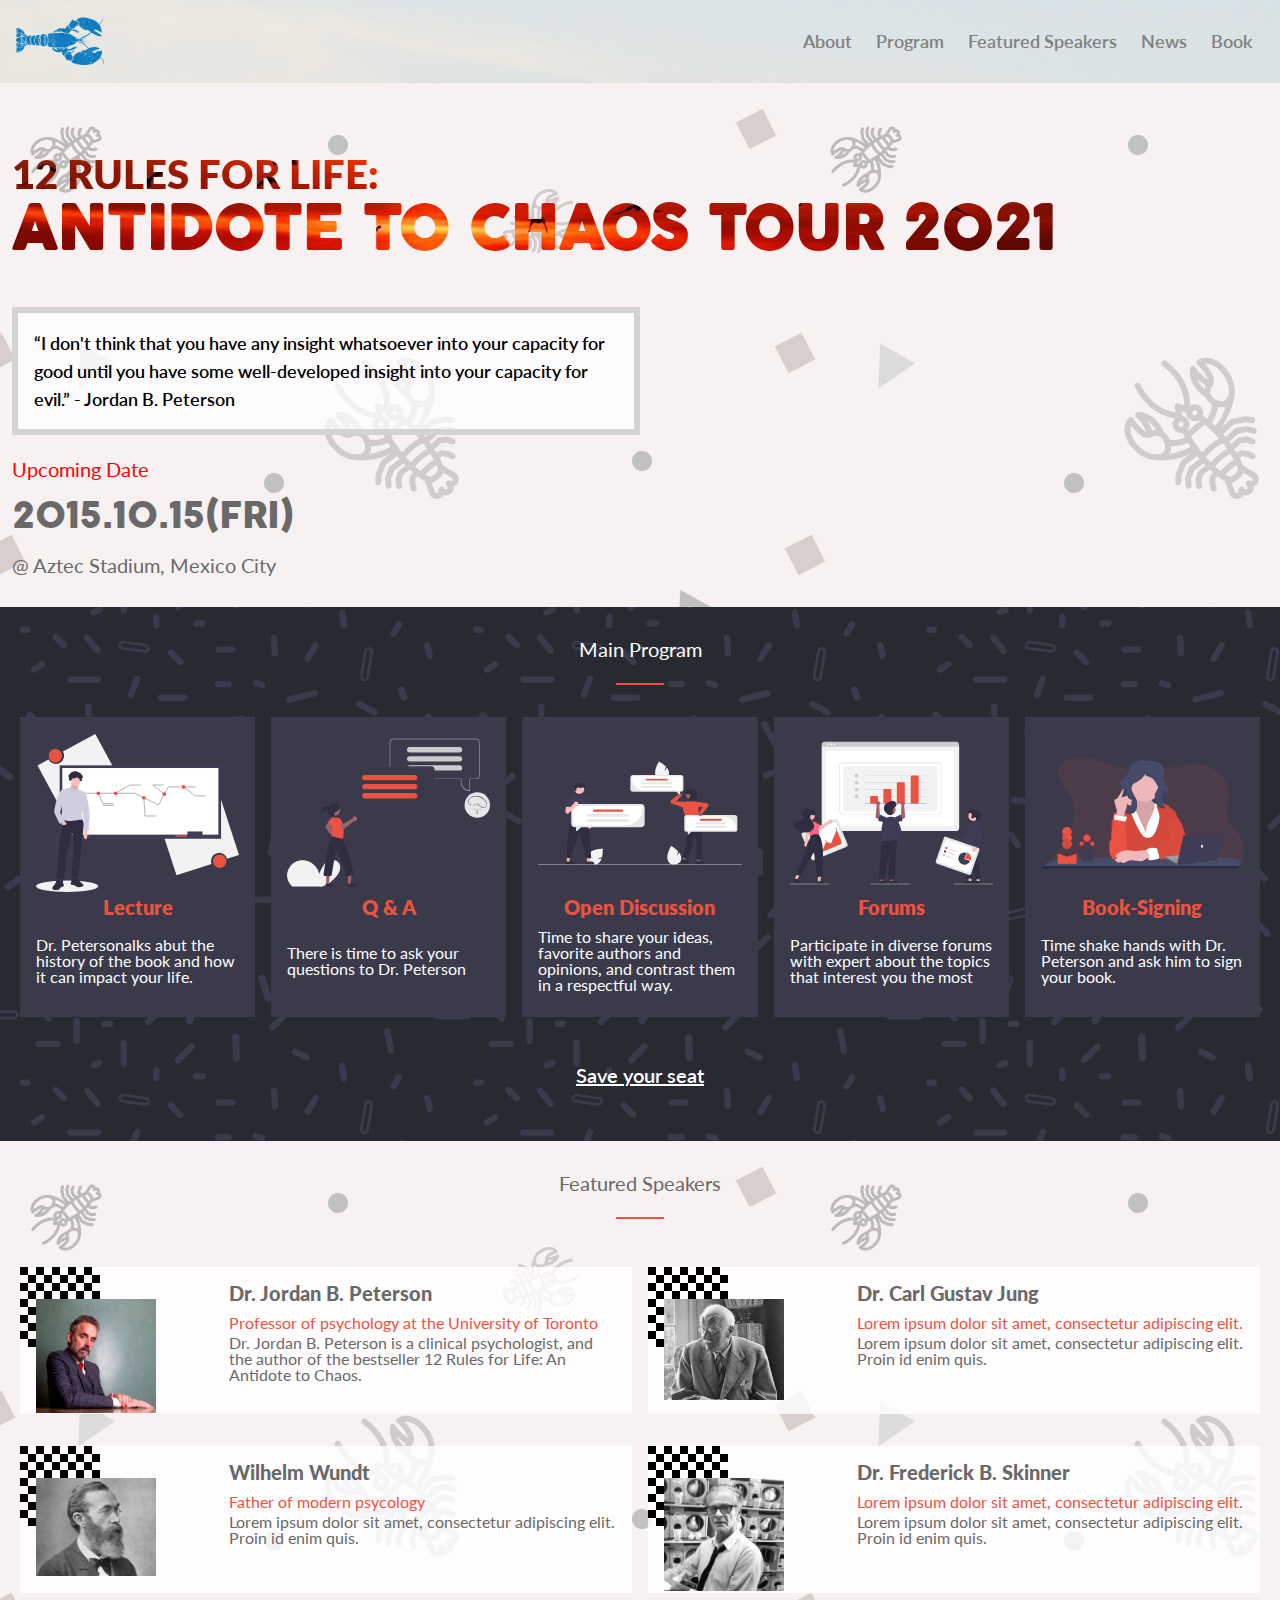
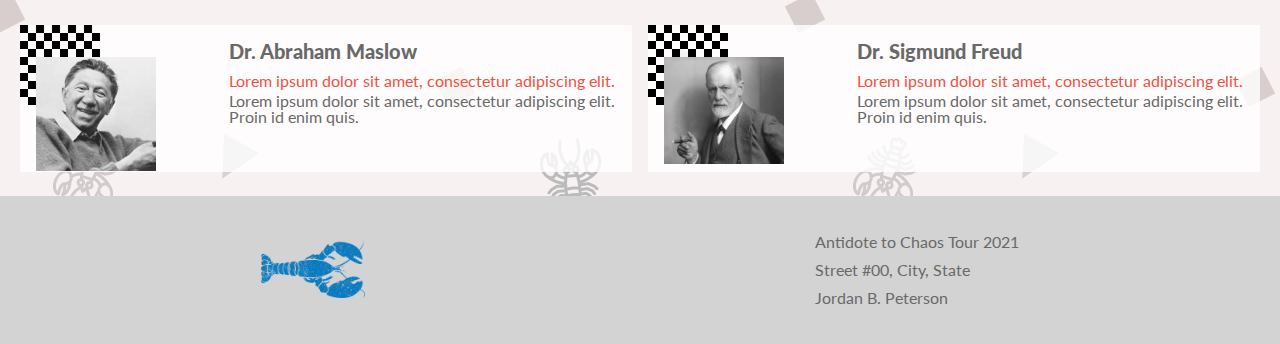
<file: index.html>
<!DOCTYPE html>
<html lang="en">

<head>
  <meta charset="UTF-8">
  <meta http-equiv="X-UA-Compatible" content="IE=edge">
  <meta name="viewport" content="width=device-width, initial-scale=1.0">
  <title>12 Rules for life: Antidote to Chaos tour</title>
  <link rel="stylesheet" href="./styles/reset.css">
  <link rel="preconnect" href="https://fonts.googleapis.com">
  <link rel="preconnect" href="https://fonts.gstatic.com" crossorigin>
  <link
    href="https://fonts.googleapis.com/css2?family=Lato:ital,wght@0,100;0,300;0,400;0,700;0,900;1,100;1,300;1,400;1,700;1,900&display=swap"
    rel="stylesheet">
  <link rel="stylesheet" href="./styles/index.css">
  <link rel="icon" href="./assets/png/favicon.ico" type="image/x-icon">
</head>

<body>
  <header id="navbar">
    <nav class="mobile-nav">
      <button type="button" class="icon-opener">
        <svg xmlns="http://www.w3.org/2000/svg" class="burguer icon only-mobile" fill="none" viewBox="0 0 24 24"
          stroke="currentColor">
          <path stroke-linecap="round" stroke-linejoin="round" stroke-width="3" d="M4 6h16M4 12h16M4 18h16" />
        </svg>
      </button>
      <a href="./index.html">
        <img class="nav-logo" src="./assets/png/logobster.png" alt="lobster-logo">
      </a>
    </nav>
    <nav class="only-desktop">
      <ul class="top nav">
        <li class="nav-item"><a href="./about.html"> About</a></li>
        <li class="nav-item"><a href="#main-program">Program</a></li>
        <li class="nav-item"><a href="#featured">Featured Speakers</a></li>
        <li class="nav-item">News</li>
        <li class="nav-item">Book</li>
      </ul>
    </nav>
  </header>
  <main id="main">
    <section class="hero">
      <div class="container" id="landing">


        <h1><span class="pre-title">12 Rules for life:</span> <br> Antidote to Chaos Tour 2021</h1>
        <div class="hero-text-container">
          <p class="hero-text">
            “I don't think that you have any insight whatsoever into your capacity for good until you have some
            well-developed insight into your capacity for evil.” - Jordan B. Peterson
          </p>
        </div>
        <div class="next-date">
          <span class="helper-abs">
            Upcoming Date
          </span>
          <span class="date">
            2015.10.15(FRI)
          </span>
          <span class="location">
            @ Aztec Stadium, Mexico City
          </span>
        </div>
      </div>
    </section>
    <section id="main-program">
      <div class="container">


        <h2 class="header-dark">Main Program</h2>
        <div class="separator"></div>
        <ul class="program">
          <li>
            <div class="card">
              <img class="card-image" src="./assets/svg/teach.svg" alt="lecture icon">
              <span class="card-title">Lecture</span>
              <p class="card-text">Dr. Petersonalks abut the history of the book and how it can impact your life.</p>
            </div>
          </li>

          <li>
            <div class="card">
              <img class="card-image" src="./assets/svg/chat.svg" alt="Questions and answers icon">
              <span class="card-title">Q & A</span>
              <p class="card-text">There is time to ask your questions to Dr. Peterson</p>
            </div>
          </li>

          <li>
            <div class="card">
              <img class="card-image" src="./assets/svg/discussion.svg" alt="discussion icon">
              <span class="card-title">Open Discussion</span>
              <p class="card-text">Time to share your ideas, favorite authors and opinions, and contrast them in a
                respectful way.</p>
            </div>
          </li>

          <li>
            <div class="card">
              <img class="card-image" src="./assets/svg/team.svg" alt="forum icon">
              <span class="card-title">
                Forums
              </span>
              <p class="card-text">Participate in diverse forums with expert about the topics that interest you the most
              </p>
            </div>
          </li>

          <li>
            <div class="card">
              <img class="card-image" src="./assets/svg/book-sign.svg" alt="book-signing icon">
              <span class="card-title">
                Book-Signing
              </span>
              <p class="card-text">Time shake hands with Dr. Peterson and ask him to sign your book.</p>
            </div>
          </li>
        </ul>
        <button type="button" class="button-dark">
          Save your seat
        </button>
      </div>
    </section>
    <section id="featured">
      <div class="container">
        <h2 class="header-dark">
          Featured Speakers
        </h2>
        <div class="separator"></div>
        <ul id="speakers">
        </ul>
        <button type="button" class="see see-more">See More &#8595;</button>
        <button type="button" class="see see-less no-display">See Less &#8593;</button>
      </div>
    </section>
  </main>
  <footer>
    <div class="contact-info">
      <div class="container footer-container">
        <a href="./index.html"><img class="footer-logo" src="./assets/png/logobster.png" alt="lobster logo"></a>
        <div class="footer-info">
          <span class="info-item">Antidote to Chaos Tour 2021</span>
          <span class="info-item">Street #00, City, State</span>
          <span class="info-item">Jordan B. Peterson</span>
        </div>
      </div>
    </div>
  </footer>
  <div id="mobile-menu" class="only-mobile menu-mobile-hidden">
    <button type="button" class=" icon-closer"><svg xmlns="http://www.w3.org/2000/svg" class="icon " fill="none"
        viewBox="0 0 24 24" stroke="currentColor">
        <path stroke-linecap="round" stroke-linejoin="round" stroke-width="2" d="M6 18L18 6M6 6l12 12" />
      </svg>
    </button>
    <nav id="bottom-nav">
      <ul class="bottom nav">
        <li class="nav-item  mobile-item"><a href="./about.html"> About</a></li>
        <li class="nav-item  mobile-item"><a href="#main-program">Program</a></li>
        <li class="nav-item  mobile-item"><a href="#featured">Featured Speakers</a></li>
        <li class="nav-item  mobile-item">News</li>
        <li class="nav-item  mobile-item">Book</li>
      </ul>
    </nav>
  </div>
  <script src="./scripts/index.js"></script>
</body>

</html>
</file>
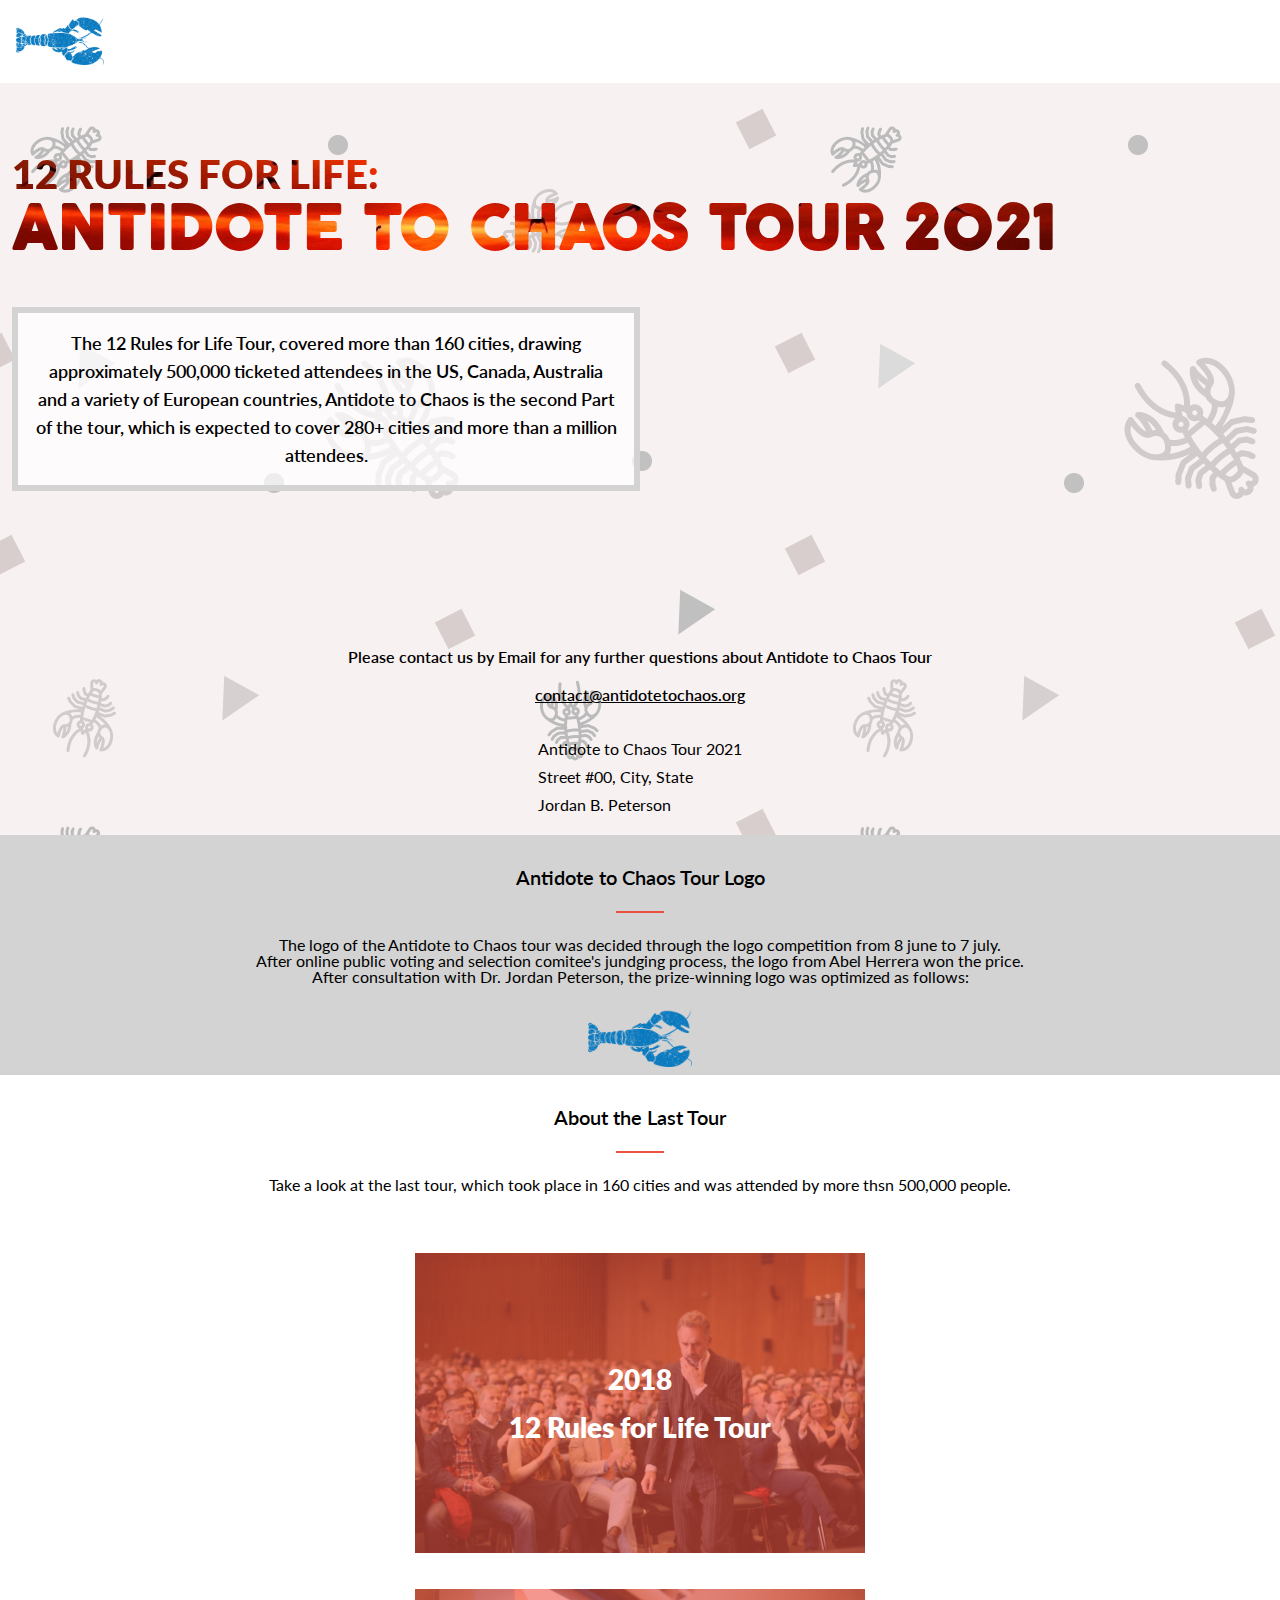
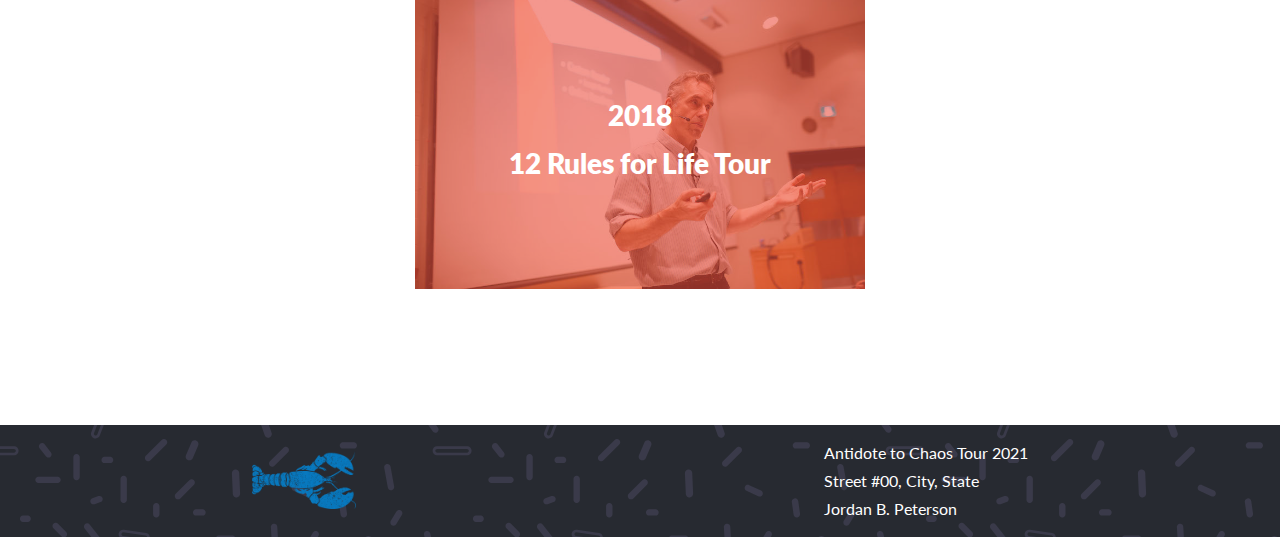
<file: about.html>
<!DOCTYPE html>
<html lang="en">

<head>
  <meta charset="UTF-8">
  <meta http-equiv="X-UA-Compatible" content="IE=edge">
  <meta name="viewport" content="width=device-width, initial-scale=1.0">
  <title>12 Rules for life: Antidote to Chaos tour</title>
  <link rel="stylesheet" href="./styles/reset.css">
  <link rel="preconnect" href="https://fonts.googleapis.com">
  <link rel="preconnect" href="https://fonts.gstatic.com" crossorigin>
  <link
    href="https://fonts.googleapis.com/css2?family=Lato:ital,wght@0,100;0,300;0,400;0,700;0,900;1,100;1,300;1,400;1,700;1,900&display=swap"
    rel="stylesheet">
  <link rel="stylesheet" href="./styles/about.css">
  <link rel="icon" href="./assets/png/favicon.ico" type="image/x-icon">
</head>

<body>
  <header id="navbar">
    <a href="./index.html">
      <img class="nav-logo" src="./assets/png/logobster.png" alt="lobster logo">
    </a>
  </header>
  <main>
    <section class="hero">
      <div class="container" id="landing">
        <h1><span class="pre-title">12 Rules for life:</span> <br> Antidote to Chaos Tour 2021</h1>
        <div class="hero-text-container">
          <p class="hero-text">
            The 12 Rules for Life Tour, covered more than 160 cities, drawing approximately 500,000 ticketed attendees
            in the US, Canada, Australia and a variety of European countries, Antidote to Chaos is the second Part of
            the tour, which is expected to cover 280+ cities and more than a million attendees.
          </p>
        </div>
        <div class="contact-sect">
          <span class="contact-info">Please contact us by Email for any further questions about Antidote to Chaos
            Tour</span><br>
          <span class="contact-mail">contact@antidotetochaos.org</span>
        </div>
        <div class="container">
          <div class="footer-info">
            <span class="info-item">Antidote to Chaos Tour 2021</span>
            <span class="info-item">Street #00, City, State</span>
            <span class="info-item">Jordan B. Peterson</span>
          </div>
        </div>
      </div>
    </section>
    <section class="logo-section">
      <div class="container">
        <h2 class="header-dark">
          Antidote to Chaos Tour Logo
        </h2>
        <div class="separator"></div>
        <p class="logo-text">The logo of the Antidote to Chaos tour was decided through the logo competition from 8 june to 7 july. <span class="only-desktop">After online public voting and selection comitee's jundging process, the logo from Abel Herrera won the price. <br> After consultation with Dr. Jordan Peterson, the prize-winning logo was optimized as follows:
        </span>
        </p>
        <img class="footer-logo" src="./assets/png/logobster.png" alt="lobster logo">
      </div>
    </section>
    <section class="past-tours">
      <div class="container">
        <h2 class="header-dark">
          About the Last Tour
        </h2>
        <div class="separator"></div>
        <p class="logo-text">Take a look at the last tour, which took place in 160 cities and was attended by more thsn 500,000 people.
        </p>
        <div class="image-over">
          <div class="last-tour">
          </div>
          <div class="color-overlay">
            2018<br>12 Rules for Life Tour
          </div>
        </div>
        <div class="image-over">
          <div class="last-tour-two">
          </div>
          <div class="color-overlay">
            2018<br>12 Rules for Life Tour
          </div>
        </div>
      </div>
    </section>
  </main>
  <footer id="footer">
    <div class="contact-info">
      <div class="container footer-content">
        <a href="./index.html"><img class="footer-logo" src="./assets/png/logobster.png" alt="lobster logo"></a>
        <div class="footer-info">
          <span class="info-item">Antidote to Chaos Tour 2021</span>
          <span class="info-item">Street #00, City, State</span>
          <span class="info-item">Jordan B. Peterson</span>
        </div>
      </div>
    </div>
  </footer>
</body>

</html>
</file>
<file: styles/index.css>
html {
  scroll-behavior: smooth;
}

@font-face {
  font-family: 'COCOGOOSE';
  src:
    url('../assets/fonts/COCOGOOSE.ttf.woff') format('woff'),
    url('../assets/fonts/COCOGOOSE.ttf.svg#COCOGOOSE') format('svg'),
    url('../assets/fonts/COCOGOOSE.ttf.eot'),
    url('../assets/fonts/COCOGOOSE.ttf.eot?#iefix') format('embedded-opentype');
  font-weight: normal;
  font-style: normal;
}

body {
  background: url(../assets/jpg/bg-red.jpg) no-repeat;
  background-position: center top;
  font-family: 'Lato', sans-serif;
}

a {
  text-decoration: none;
  color: gray;
}

.menu-mobile-hidden {
  transform: translate(-100%, 0);
}

.menu-mobile-visible {
  transform: translate(0, 0);
}

.only-desktop {
  display: none;
}

/* MOBILE MENU */

#mobile-menu {
  width: 100%;
  position: fixed;
  top: 0%;
  height: 100vh;
  background-color: #d3d3d3;
  padding: 80px 16px;
  transition: all 0.5s ease 0s;
}

.icon-opener {
  background-color: transparent;
}

.icon-closer {
  background-color: transparent;
  position: absolute;
  top: 16px;
  right: 16px;
}

#bottom-nav .bottom {
  display: flex;
  flex-direction: column;
}

.nav-item {
  padding: 4px 6px;
  margin: 0 6px;
  cursor: pointer;
  font-weight: 600;
  font-size: 18px;
  color: gray;
}

.bottom .nav-item {
  font-size: 32px;
  margin: 8px 0;
  padding: 8px 0;
}

/* HEADER STYLES */

#navbar {
  width: 100%;
  display: flex;
  justify-content: space-between;
  padding: 16px;
  background-color: rgba(255, 255, 255, 0.8);
  align-items: center;
  box-shadow: 5px 5px 8px gray;
}

.icon {
  width: 48px;
  fill: currentColor;
  color: gray;
  stroke: currentColor;
  stroke-width: 3;
}

.nav {
  display: flex;
}

.nav-logo {
  max-width: 88px;
}

.mobile-nav {
  display: flex;
  justify-content: space-between;
  align-items: center;
  width: 100%;
}

main {
  display: flex;
  flex-direction: column;
  justify-content: center;
  align-items: center;
  background-color: rgb(39, 42, 49);
  fill: rgb(58, 58, 74);
  background-size: 453px 453px;
  background-repeat: repeat;
  background-image: url("data:image/svg+xml,%3Csvg id='Layer_1' xmlns='http://www.w3.org/2000/svg' viewBox='0 0 500 500' fill-opacity='1' %3E%3Cstyle%3E .st0{fill:rgb(58, 58, 74)} %3C/style%3E%3Cpath class='st0' d='M55.5 475h-19c-1.9 0-3.5-1.6-3.5-3.5s1.6-3.5 3.5-3.5h19c1.9 0 3.5 1.6 3.5 3.5s-1.6 3.5-3.5 3.5zM144.7 178.9c-.4 0-.8-.1-1.2-.2-1.8-.7-2.7-2.7-2.1-4.5l6.6-17.8c.7-1.8 2.7-2.7 4.5-2.1 1.8.7 2.7 2.7 2.1 4.5l-6.6 17.8c-.6 1.4-1.9 2.3-3.3 2.3zM107.9 130.4c-1 0-2.1-.5-2.7-1.3l-11.8-14.9c-1.2-1.5-.9-3.7.6-4.9 1.5-1.2 3.7-.9 4.9.6l11.8 14.9c1.2 1.5.9 3.7-.6 4.9-.7.5-1.4.7-2.2.7zM103.2 87.6c-1.5 0-2.8-.9-3.3-2.4-.6-1.8.3-3.8 2.2-4.4l6.6-2.3c1.8-.6 3.8.3 4.4 2.2.6 1.8-.3 3.8-2.2 4.4l-6.6 2.3c-.3.2-.7.2-1.1.2zM300.5 46c-.9 0-1.8-.3-2.5-1-1.4-1.4-1.4-3.6 0-5l15-15c1.4-1.4 3.6-1.4 4.9 0 1.4 1.4 1.4 3.6 0 5l-15 15c-.6.7-1.5 1-2.4 1zM193.5 292c-1.9 0-3.5-1.6-3.5-3.5v-9c0-1.9 1.6-3.5 3.5-3.5s3.5 1.6 3.5 3.5v9c0 1.9-1.6 3.5-3.5 3.5zM163.5 40c-.9 0-1.8-.3-2.5-1-1.4-1.4-1.4-3.6 0-5l17.5-17.5c1.4-1.4 3.6-1.4 5 0s1.4 3.6 0 5L166 39c-.7.7-1.6 1-2.5 1zM252.5 167h-12c-1.9 0-3.5-1.6-3.5-3.5s1.6-3.5 3.5-3.5h12c1.9 0 3.5 1.6 3.5 3.5s-1.6 3.5-3.5 3.5zM199 142.5c-.9 0-1.8-.3-2.5-1L186 131c-1.4-1.4-1.4-3.6 0-5s3.6-1.4 5 0l10.5 10.5c1.4 1.4 1.4 3.6 0 5-.7.7-1.6 1-2.5 1zM108.5 162h-31c-1.9 0-3.5-1.6-3.5-3.5s1.6-3.5 3.5-3.5h31c1.9 0 3.5 1.6 3.5 3.5s-1.6 3.5-3.5 3.5zM134.5 231c-1.9 0-3.5-1.6-3.5-3.5v-16c0-1.9 1.6-3.5 3.5-3.5s3.5 1.6 3.5 3.5v16c0 1.9-1.6 3.5-3.5 3.5zM136.5 86c-1.9 0-3.5-1.6-3.5-3.5v-23c0-1.9 1.6-3.5 3.5-3.5s3.5 1.6 3.5 3.5v23c0 1.9-1.6 3.5-3.5 3.5zM63.5 64h-21c-1.9 0-3.5-1.6-3.5-3.5s1.6-3.5 3.5-3.5h21c1.9 0 3.5 1.6 3.5 3.5S65.4 64 63.5 64zM70.5 124c-.9 0-1.8-.3-2.5-1l-9-9c-1.4-1.4-1.4-3.6 0-5s3.6-1.4 5 0l9 9c1.4 1.4 1.4 3.6 0 5-.7.7-1.6 1-2.5 1zM97.5 200c-1.9 0-3.5-1.6-3.5-3.5v-8c0-1.9 1.6-3.5 3.5-3.5s3.5 1.6 3.5 3.5v8c0 1.9-1.6 3.5-3.5 3.5zM256.5 129h-15c-1.9 0-3.5-1.6-3.5-3.5s1.6-3.5 3.5-3.5h15c1.9 0 3.5 1.6 3.5 3.5s-1.6 3.5-3.5 3.5zM172.5 102c-1.9 0-3.5-1.6-3.5-3.5v-9c0-1.9 1.6-3.5 3.5-3.5s3.5 1.6 3.5 3.5v9c0 1.9-1.6 3.5-3.5 3.5zM275.5 214c-.9 0-1.8-.3-2.5-1l-9-9c-1.4-1.4-1.4-3.6 0-5s3.6-1.4 4.9 0l9 9c1.4 1.4 1.4 3.6 0 5-.6.7-1.5 1-2.4 1zM104.5 262c-1.9 0-3.5-1.6-3.5-3.5v-17c0-1.9 1.6-3.5 3.5-3.5s3.5 1.6 3.5 3.5v17c0 1.9-1.6 3.5-3.5 3.5zM53.5 278c-1.1 0-2.1-.5-2.8-1.4-1.2-1.5-.8-3.7.7-4.9l12-9c1.5-1.2 3.7-.8 4.9.7 1.2 1.5.8 3.7-.7 4.9l-12 9c-.6.5-1.4.7-2.1.7zM173.5 264c-.6 0-1.1-.1-1.7-.4l-13-7c-1.7-.9-2.3-3-1.4-4.7.9-1.7 3-2.3 4.7-1.4l13 7c1.7.9 2.3 3 1.4 4.7-.6 1.1-1.8 1.8-3 1.8zM203.5 182h-26c-1.9 0-3.5-1.6-3.5-3.5s1.6-3.5 3.5-3.5h26c1.9 0 3.5 1.6 3.5 3.5s-1.6 3.5-3.5 3.5zM84.5 61c-1.9 0-3.5-1.6-3.5-3.5v-22c0-1.9 1.6-3.5 3.5-3.5s3.5 1.6 3.5 3.5v22c0 1.9-1.6 3.5-3.5 3.5zM196.5 82c-.9 0-1.8-.3-2.5-1-1.4-1.4-1.4-3.6 0-5l15-15c1.4-1.4 3.6-1.4 5 0s1.4 3.6 0 5l-15 15c-.7.7-1.6 1-2.5 1zM196.5 236c-.9 0-1.8-.3-2.5-1l-13-13c-1.4-1.4-1.4-3.6 0-5s3.6-1.4 5 0l13 13c1.4 1.4 1.4 3.6 0 5-.7.7-1.6 1-2.5 1zM37.5 151c-1.1 0-2.2-.5-2.9-1.6-1.1-1.6-.6-3.8 1-4.9l9-6c1.6-1.1 3.8-.6 4.9 1 1.1 1.6.6 3.8-1 4.9l-9 6c-.7.4-1.3.6-2 .6zM30.5 107h-5c-1.9 0-3.5-1.6-3.5-3.5s1.6-3.5 3.5-3.5h5c1.9 0 3.5 1.6 3.5 3.5s-1.6 3.5-3.5 3.5zM121.5 42h-6c-1.9 0-3.5-1.6-3.5-3.5s1.6-3.5 3.5-3.5h6c1.9 0 3.5 1.6 3.5 3.5s-1.6 3.5-3.5 3.5zM123.5 345c-1.2 0-2.3-.6-3-1.6l-7-11c-1-1.6-.6-3.8 1.1-4.8 1.6-1 3.8-.6 4.8 1.1l7 11c1 1.6.6 3.8-1.1 4.8-.5.3-1.2.5-1.8.5zM31.5 353c-.2 0-.5 0-.7-.1-1.9-.4-3.1-2.3-2.7-4.2l3-14c.4-1.9 2.3-3.1 4.2-2.7 1.9.4 3.1 2.3 2.7 4.2l-3 14c-.4 1.7-1.9 2.8-3.5 2.8zM72.5 318c-.6 0-1.1-.1-1.6-.4l-17-9c-1.7-.9-2.4-3-1.5-4.7.9-1.7 3-2.4 4.7-1.5l17 9c1.7.9 2.4 3 1.5 4.7-.6 1.2-1.8 1.9-3.1 1.9zM256.5 380h-19c-1.9 0-3.5-1.6-3.5-3.5s1.6-3.5 3.5-3.5h19c1.9 0 3.5 1.6 3.5 3.5s-1.6 3.5-3.5 3.5zM299.2 353.3c-.2 0-.4 0-.7-.1-1.9-.4-3.1-2.2-2.8-4.1l3.6-18.7c.4-1.9 2.2-3.1 4.1-2.8 1.9.4 3.1 2.2 2.8 4.1l-3.6 18.7c-.3 1.8-1.7 2.9-3.4 2.9zM328 295c-.4 0-.7-.1-1.1-.2l-18-5.9c-1.8-.6-2.8-2.6-2.2-4.4.6-1.8 2.6-2.8 4.4-2.2l18 5.9c1.8.6 2.8 2.6 2.2 4.4-.4 1.4-1.8 2.4-3.3 2.4zM345.2 267.6c-1.5 0-2.8-.9-3.3-2.4-.6-1.8.3-3.8 2.2-4.4l6.6-2.3c1.8-.6 3.8.3 4.4 2.2.6 1.8-.3 3.8-2.2 4.4l-6.6 2.3c-.4.2-.7.2-1.1.2zM396 381.5c-.9 0-1.8-.3-2.5-1L376 363c-1.4-1.4-1.4-3.6 0-4.9 1.4-1.4 3.6-1.4 4.9 0l17.5 17.5c1.4 1.4 1.4 3.6 0 4.9-.6.7-1.5 1-2.4 1zM350.5 422c-.9 0-1.8-.3-2.5-1-1.4-1.4-1.4-3.6 0-4.9l15-15c1.4-1.4 3.6-1.4 4.9 0 1.4 1.4 1.4 3.6 0 4.9l-15 15c-.6.7-1.5 1-2.4 1zM417.3 460.2c-1.4 0-2.7-.8-3.2-2.2-.7-1.8.1-3.8 1.9-4.6l8.3-3.4c1.8-.7 3.8.1 4.6 1.9.7 1.8-.1 3.8-1.9 4.6l-8.3 3.4c-.5.2-.9.3-1.4.3zM329.5 464c-.9 0-1.8-.3-2.5-1-1.4-1.4-1.4-3.6 0-4.9l17.5-17.5c1.4-1.4 3.6-1.4 4.9 0 1.4 1.4 1.4 3.6 0 4.9L332 463c-.7.7-1.6 1-2.5 1zM486.5 401h-12c-1.9 0-3.5-1.6-3.5-3.5s1.6-3.5 3.5-3.5h12c1.9 0 3.5 1.6 3.5 3.5s-1.6 3.5-3.5 3.5zM399 442.5c-.9 0-1.8-.3-2.5-1L386 431c-1.4-1.4-1.4-3.6 0-4.9 1.4-1.4 3.6-1.4 4.9 0l10.5 10.5c1.4 1.4 1.4 3.6 0 4.9-.6.7-1.5 1-2.4 1zM314.5 405h-31c-1.9 0-3.5-1.6-3.5-3.5s1.6-3.5 3.5-3.5h31c1.9 0 3.5 1.6 3.5 3.5s-1.6 3.5-3.5 3.5zM338.5 375c-1.9 0-3.5-1.6-3.5-3.5v-23c0-1.9 1.6-3.5 3.5-3.5s3.5 1.6 3.5 3.5v23c0 1.9-1.6 3.5-3.5 3.5zM454.5 382h-15c-1.9 0-3.5-1.6-3.5-3.5s1.6-3.5 3.5-3.5h15c1.9 0 3.5 1.6 3.5 3.5s-1.6 3.5-3.5 3.5zM426.5 414c-1.9 0-3.5-1.6-3.5-3.5v-9c0-1.9 1.6-3.5 3.5-3.5s3.5 1.6 3.5 3.5v9c0 1.9-1.6 3.5-3.5 3.5zM402.5 325c-.9 0-1.8-.3-2.5-1-1.4-1.4-1.4-3.6 0-4.9l15-15c1.4-1.4 3.6-1.4 4.9 0 1.4 1.4 1.4 3.6 0 4.9l-15 15c-.6.7-1.5 1-2.4 1zM423.5 257c-1.2 0-2.3-.6-3-1.6l-7-11c-1-1.6-.6-3.8 1.1-4.8 1.6-1 3.8-.6 4.8 1.1l7 11c1 1.6.6 3.8-1.1 4.8-.5.3-1.2.5-1.8.5zM413.5 198c-.6 0-1.1-.1-1.6-.4l-17-9c-1.7-.9-2.4-3-1.5-4.7.9-1.7 3-2.4 4.7-1.5l17 9c1.7.9 2.4 3 1.5 4.7-.6 1.2-1.8 1.9-3.1 1.9zM220.5 344c-1.6 0-3-1.1-3.4-2.7l-9-36c-.5-1.9.7-3.8 2.5-4.2 1.9-.5 3.8.7 4.2 2.5l9 36c.5 1.9-.7 3.8-2.5 4.2-.2.2-.5.2-.8.2zM276.5 281.5c-2.5 0-4.6-1.9-4.9-4.3l-3-22c-.2-1.3.2-2.6 1-3.7s2-1.7 3.3-1.9c1.3-.2 2.6.2 3.7 1s1.8 2 1.9 3.3l3 22c.2 1.3-.2 2.6-1 3.7s-2 1.7-3.3 1.9h-.7zm-3-29h-.3c-.5.1-1 .3-1.3.8-.3.4-.5 1-.4 1.5l3 22c.1 1.1 1.1 1.9 2.2 1.7.5-.1 1-.3 1.3-.8.3-.4.5-1 .4-1.5l-3-22c-.1-.5-.3-1-.8-1.3-.2-.3-.7-.4-1.1-.4zM139.5 297h-.3l-21-2c-1.9-.2-3.3-1.9-3.2-3.8.2-1.9 1.9-3.3 3.8-3.2l21 2c1.9.2 3.3 1.9 3.2 3.8-.2 1.8-1.7 3.2-3.5 3.2zM289.5 168c-.3 0-.6 0-1-.1l-7-2c-1.9-.5-2.9-2.5-2.4-4.3.5-1.9 2.5-2.9 4.3-2.4l7 2c1.9.5 2.9 2.5 2.4 4.3-.4 1.5-1.8 2.5-3.3 2.5zM89.5 400H89c-1.9-.3-3.2-2.1-2.9-4l4-26c.3-1.9 2.1-3.2 4-2.9 1.9.3 3.2 2.1 2.9 4l-4 26c-.3 1.7-1.8 2.9-3.5 2.9zM163.5 400c-.5 0-1-.1-1.5-.3-1.8-.8-2.5-2.9-1.7-4.7l7-15c.8-1.8 2.9-2.5 4.7-1.7 1.8.8 2.5 2.9 1.7 4.7l-7 15c-.6 1.3-1.9 2-3.2 2zM221.5 263c-1.7 0-3.2-1.2-3.5-3-.3-1.9 1-3.7 2.9-4l13-2c1.9-.3 3.7 1 4 2.9s-1 3.7-2.9 4l-13 2c-.1.1-.3.1-.5.1zM174.5 341c-.4 0-.7-.1-1.1-.2l-15-5c-1.8-.6-2.8-2.6-2.2-4.4.6-1.8 2.6-2.8 4.4-2.2l15 5c1.8.6 2.8 2.6 2.2 4.4-.5 1.5-1.8 2.4-3.3 2.4zM260.5 320c-1 0-1.9-.4-2.6-1.2-1.3-1.5-1.1-3.7.3-4.9l8-7c1.5-1.3 3.7-1.1 4.9.3 1.3 1.5 1.1 3.7-.3 4.9l-8 7c-.7.6-1.5.9-2.3.9zM217.5 384c-1 0-2-.4-2.7-1.3l-5-6c-1.2-1.5-1-3.7.4-4.9 1.5-1.2 3.7-1 4.9.4l5 6c1.2 1.5 1 3.7-.4 4.9-.6.6-1.4.9-2.2.9zM55.5 423c-.7 0-1.3-.2-1.9-.6l-18-12c-1.6-1.1-2-3.2-1-4.9 1.1-1.6 3.2-2 4.9-1l18 12c1.6 1.1 2 3.2 1 4.9-.8 1.1-1.9 1.6-3 1.6zM53.5 36c-1 0-2.1-.5-2.8-1.4l-7-9c-1.2-1.5-.9-3.7.6-4.9 1.5-1.2 3.7-.9 4.9.6l7 9c1.2 1.5.9 3.7-.6 4.9-.6.6-1.3.8-2.1.8zM303.5 133c-1.8 0-3.4-1.4-3.5-3.3l-1-17c-.1-1.9 1.4-3.6 3.3-3.7 1.9-.1 3.6 1.4 3.7 3.3l1 17c.1 1.9-1.4 3.6-3.3 3.7h-.2zM319.5 184c-1.6 0-3-1.1-3.4-2.7-.5-1.9.7-3.8 2.5-4.2l28-7c1.9-.5 3.8.7 4.2 2.5.5 1.9-.7 3.8-2.5 4.2l-28 7c-.2.2-.5.2-.8.2zM431.5 72c-1.7 0-3.1-1.2-3.4-2.9l-4-22c-.3-1.9.9-3.7 2.8-4.1 1.9-.3 3.7.9 4.1 2.8l4 22c.3 1.9-.9 3.7-2.8 4.1-.3.1-.5.1-.7.1zM354.5 232c-1.3 0-2.5-.7-3.1-1.9l-11-21c-.9-1.7-.2-3.8 1.5-4.7 1.7-.9 3.8-.2 4.7 1.5l11 21c.9 1.7.2 3.8-1.5 4.7-.5.3-1.1.4-1.6.4zM339.5 139c-.6 0-1.2-.2-1.8-.5-1.7-1-2.2-3.1-1.2-4.8l9-15c1-1.7 3.1-2.2 4.8-1.2 1.7 1 2.2 3.1 1.2 4.8l-9 15c-.7 1.1-1.8 1.7-3 1.7zM338.5 79c-.5 0-1-.1-1.5-.3l-13-6c-1.8-.8-2.5-2.9-1.7-4.6.8-1.8 2.9-2.5 4.6-1.7l13 6c1.8.8 2.5 2.9 1.7 4.6-.5 1.2-1.8 2-3.1 2zM223.5 100h-7c-1.9 0-3.5-1.6-3.5-3.5s1.6-3.5 3.5-3.5h7c1.9 0 3.5 1.6 3.5 3.5s-1.6 3.5-3.5 3.5zM312.5 233c-1.9 0-3.5-1.6-3.5-3.5v-8c0-1.9 1.6-3.5 3.5-3.5s3.5 1.6 3.5 3.5v8c0 1.9-1.6 3.5-3.5 3.5zM402.2 160.3c-.3 0-.6 0-.8-.1-2.7-.4-4.6-3-4.1-5.7l4.6-27.7c.5-2.7 3-4.6 5.8-4.1 2.6.4 4.4 2.8 4.2 5.4v.4l-4.6 27.7c-.2 1.3-.9 2.5-2 3.2-1.1.6-2.1.9-3.1.9zm4.6-34.6c-1 0-1.8.7-2 1.7l-4.6 27.7c-.2 1.1.6 2.1 1.6 2.3.5.1 1.1 0 1.5-.3s.7-.8.8-1.3l4.6-27.7v-.1c.1-1-.6-2-1.7-2.2 0-.1-.1-.1-.2-.1zM379.5 102c-1.7 0-3.2-1.3-3.5-3l-2-14c-.3-1.9 1.1-3.7 3-4 1.9-.3 3.7 1.1 4 3l2 14c.3 1.9-1.1 3.7-3 4h-.5zM101.5 454c-.5 0-1.1-.1-1.6-.4l-8-4c-1.7-.9-2.4-3-1.6-4.7.9-1.7 3-2.4 4.7-1.6l8 4c1.7.9 2.4 3 1.6 4.7-.6 1.3-1.8 2-3.1 2zM474.5 136c-1.6 0-3-1.1-3.4-2.7l-3-12c-.5-1.9.7-3.8 2.5-4.2 1.9-.5 3.8.7 4.2 2.5l3 12c.5 1.9-.7 3.8-2.5 4.2-.2.2-.5.2-.8.2zM480.5 508c-1.1 0-2.2-.5-2.9-1.5l-7-10c-1.1-1.6-.7-3.8.9-4.9 1.6-1.1 3.8-.7 4.9.9l7 10c1.1 1.6.7 3.8-.9 4.9-.6.4-1.3.6-2 .6zM145 475.5c-1.9 0-3.5-1.6-3.5-3.5v-21.1c0-1.9 1.6-3.5 3.5-3.5s3.5 1.6 3.5 3.5V472c0 2-1.6 3.5-3.5 3.5zM380.5 302c-.6 0-1.1-.1-1.7-.4l-13-7c-1.7-.9-2.3-3-1.4-4.7.9-1.7 3-2.3 4.7-1.4l13 7c1.7.9 2.3 3 1.4 4.7-.6 1.1-1.8 1.8-3 1.8zM362.4 343.9c-1.8 0-3.4-1.4-3.5-3.3l-.8-14.7c-.1-1.9 1.4-3.6 3.3-3.7 1.9-.1 3.6 1.4 3.7 3.3l.8 14.7c.1 1.9-1.4 3.6-3.3 3.7h-.2zM223.5 224c-1.9 0-3.5-1.6-3.5-3.5v-9c0-1.9 1.6-3.5 3.5-3.5s3.5 1.6 3.5 3.5v9c0 1.9-1.6 3.5-3.5 3.5zM380.5 481c-1.2 0-2.3-.6-3-1.6l-7-11c-1-1.6-.6-3.8 1.1-4.8 1.6-1 3.8-.6 4.8 1.1l7 11c1 1.6.6 3.8-1.1 4.8-.5.3-1.2.5-1.8.5zM390.5 26h-12c-1.9 0-3.5-1.6-3.5-3.5s1.6-3.5 3.5-3.5h12c1.9 0 3.5 1.6 3.5 3.5s-1.6 3.5-3.5 3.5zM434.4 111.1c-.6 0-1.2-.2-1.8-.5-1.7-1-2.2-3.2-1.2-4.8l6.2-10.3c1-1.7 3.2-2.2 4.8-1.2 1.7 1 2.2 3.2 1.2 4.8l-6.2 10.3c-.7 1.1-1.8 1.7-3 1.7zM113.5 424.5c-2.3 0-4.3-1.6-4.8-3.8-.3-1.3-.1-2.6.6-3.8.7-1.1 1.8-2 3.1-2.3l28-7c1.3-.3 2.6-.1 3.8.6 1.1.7 2 1.8 2.3 3.1.3 1.3.1 2.6-.6 3.8-.7 1.1-1.8 2-3.1 2.3l-28 7c-.5.1-.9.1-1.3.1zm28-14c-.2 0-.3 0-.5.1l-28 7c-.5.1-1 .5-1.2.9s-.4 1-.2 1.5c.3 1.1 1.4 1.7 2.4 1.5l28-7c.5-.1 1-.5 1.2-.9s.4-1 .2-1.5c-.1-.5-.5-1-.9-1.2-.3-.3-.6-.4-1-.4zM513.5 33.5h-31c-2.8 0-5-2.2-5-5s2.2-5 5-5h31c2.8 0 5 2.2 5 5s-2.2 5-5 5zm-31-7c-1.1 0-2 .9-2 2s.9 2 2 2h31c1.1 0 2-.9 2-2s-.9-2-2-2h-31zM15.5 33.5h-31c-2.8 0-5-2.2-5-5s2.2-5 5-5h31c2.8 0 5 2.2 5 5s-2.2 5-5 5zm-31-7c-1.1 0-2 .9-2 2s.9 2 2 2h31c1.1 0 2-.9 2-2s-.9-2-2-2h-31zM160.5 129h-.7l-24.5-3.4c-1.3-.2-2.5-.9-3.3-1.9-.8-1.1-1.1-2.4-1-3.7.2-1.3.9-2.5 1.9-3.3 1.1-.8 2.4-1.1 3.7-1l24.5 3.4c1.3.2 2.5.9 3.3 1.9.8 1.1 1.1 2.4 1 3.7-.3 2.4-2.4 4.3-4.9 4.3zM136 118.5c-.4 0-.8.1-1.2.4-.4.3-.7.8-.8 1.3-.1.5.1 1.1.4 1.5.3.4.8.7 1.3.8l24.5 3.4c1.1.2 2.1-.6 2.3-1.7.1-.5-.1-1.1-.4-1.5-.3-.4-.8-.7-1.3-.8l-24.5-3.4h-.3zM105.5 14.8c-.6 0-1.2-.1-1.8-.3-1.2-.5-2.2-1.4-2.8-2.6s-.6-2.6-.1-3.8l7.9-20.5c.5-1.2 1.4-2.2 2.6-2.8 1.2-.5 2.6-.6 3.8-.1 2.6 1 3.9 3.9 2.9 6.5l-7.9 20.5c-.6 1.8-2.5 3.1-4.6 3.1zm8-27.6c-.3 0-.5.1-.8.2-.5.2-.9.6-1.1 1.1L103.7 9c-.2.5-.2 1 0 1.5s.6.9 1.1 1.1c1 .4 2.2-.2 2.6-1.1l7.9-20.5c.4-1-.1-2.2-1.1-2.6-.3-.1-.5-.2-.7-.2zM105.5 515.3c-.6 0-1.2-.1-1.8-.3-2.6-1-3.9-3.9-2.9-6.5l7.9-20.5c.5-1.2 1.4-2.2 2.6-2.8 1.2-.5 2.6-.6 3.8-.1 1.2.5 2.2 1.4 2.8 2.6.5 1.2.6 2.6.1 3.8l-7.9 20.5c-.6 2-2.5 3.3-4.6 3.3zm8-27.6c-.3 0-.5.1-.8.2-.5.2-.9.6-1.1 1.1l-7.9 20.5c-.4 1 .1 2.2 1.1 2.6 1 .4 2.2-.2 2.6-1.1l7.9-20.5c.2-.5.2-1 0-1.5s-.6-.9-1.1-1.1c-.3-.1-.5-.2-.7-.2zM480.5 8.5c-1.1 0-2.2-.5-2.9-1.5l-7-10c-1.1-1.6-.7-3.8.9-4.9 1.6-1.1 3.8-.7 4.9.9l7 10c1.1 1.6.7 3.8-.9 4.9-.6.4-1.3.6-2 .6zM200 435c-1.6 0-3.1-1-3.7-2.5l-4-10c-.8-2.1.2-4.4 2.2-5.2 2.1-.8 4.4.2 5.2 2.2l4 10c.8 2.1-.2 4.4-2.2 5.2-.5.2-1 .3-1.5.3zM233 461c-.9 0-1.9-.3-2.7-1-1.6-1.5-1.8-4-.3-5.6l17-19c1.5-1.6 4-1.8 5.6-.3 1.6 1.5 1.8 4 .3 5.6l-17 19c-.7.8-1.8 1.3-2.9 1.3zM296 512c-1.7 0-3.2-1-3.8-2.7l-7-20c-.7-2.1.4-4.4 2.5-5.1 2.1-.7 4.4.4 5.1 2.5l7 20c.7 2.1-.4 4.4-2.5 5.1-.4.1-.9.2-1.3.2zM296 14c-1.7 0-3.2-1-3.8-2.7l-7-20c-.7-2.1.4-4.4 2.5-5.1 2.1-.7 4.4.4 5.1 2.5l7 20c.7 2.1-.4 4.4-2.5 5.1-.4.1-.9.2-1.3.2zM11 270c-.8 0-1.6-.2-2.3-.7l-28-20c-1.8-1.3-2.2-3.8-.9-5.6 1.3-1.8 3.8-2.2 5.6-.9l28 20c1.8 1.3 2.2 3.8.9 5.6-.8 1-2.1 1.6-3.3 1.6zM512 270c-.8 0-1.6-.2-2.3-.7l-28-20c-1.8-1.3-2.2-3.8-.9-5.6 1.3-1.8 3.8-2.2 5.6-.9l28 20c1.8 1.3 2.2 3.8.9 5.6-.8 1-2.1 1.6-3.3 1.6zM41 211c-1.1 0-2.2-.5-3-1.3l-8-9c-1.5-1.7-1.3-4.2.3-5.6 1.7-1.5 4.2-1.3 5.6.3l8 9c1.5 1.7 1.3 4.2-.3 5.6-.7.7-1.7 1-2.6 1zM261 80c-2.1 0-3.9-1.7-4-3.8l-1-23c-.1-2.2 1.6-4.1 3.8-4.2 2.2-.1 4.1 1.6 4.2 3.8l1 23c.1 2.2-1.6 4.1-3.8 4.2h-.2zM209 39c-.5 0-1.1-.1-1.6-.3-2-.9-3-3.2-2.1-5.3l6-14c.9-2 3.2-3 5.3-2.1 2 .9 3 3.2 2.1 5.3l-6 14c-.7 1.5-2.2 2.4-3.7 2.4zM460 327c-.8 0-1.7-.3-2.4-.8-1.8-1.3-2.1-3.8-.8-5.6l12-16c1.3-1.8 3.8-2.1 5.6-.8 1.8 1.3 2.1 3.8.8 5.6l-12 16c-.8 1-2 1.6-3.2 1.6zM446 182c-1.6 0-3.1-1-3.7-2.6l-3-8c-.8-2.1.3-4.4 2.3-5.1 2.1-.8 4.4.3 5.1 2.3l3 8c.8 2.1-.3 4.4-2.3 5.1-.5.2-.9.3-1.4.3zM466 213c-.9 0-1.7-.3-2.5-.8-1.7-1.4-2.1-3.9-.7-5.6l7-9c1.4-1.7 3.9-2.1 5.6-.7 1.7 1.4 2.1 3.9.7 5.6l-7 9c-.7 1-1.9 1.5-3.1 1.5zM9 391c-1.3 0-2.6-.6-3.3-1.8-1.2-1.8-.7-4.3 1.1-5.5l12-8c1.8-1.2 4.3-.7 5.5 1.1 1.2 1.8.7 4.3-1.1 5.5l-12 8c-.7.5-1.4.7-2.2.7z'/%3E%3C/svg%3E");
}

/* HERO SECTION STYLES */

.container {
  max-width: 1280px;
  padding: 8px 12px;
  display: flex;
  flex-direction: column;
  align-items: center;
}

#landing {
  align-items: flex-start;
}

h1 {
  background: url(../assets/jpg/bg-red.jpg) no-repeat;
  -webkit-text-fill-color: transparent;
  -webkit-background-clip: text;
  display: block;
  background-position: center -800px;
  font-family: 'COCOGOOSE', 'Trebuchet MS', 'Lucida Sans Unicode', 'Lucida Grande', 'Lucida Sans', Arial, sans-serif;
  font-size: 60px;
  font-weight: 800;
  text-align: left;
  text-transform: uppercase;
  margin: 48px 0;
}

.hero {
  width: 100%;
  overflow: hidden;
  display: flex;
  align-items: center;
  flex-direction: column;
  background: url('../assets/png/pattern2.png');
}

.pre-title {
  font-family: 'Lato', sans-serif;
  font-size: 40px;
}

.hero-text-container {
  background-color: rgba(255, 255, 255, 0.7);
  border: 6px solid #d3d3d3;
  padding: 16px;
}

.hero-text {
  font-size: 18px;
  font-weight: 600;
  line-height: 28px;
}

.next-date {
  color: dimgray;
  margin: 24px 0;
  position: relative;
  display: flex;
  flex-direction: column;
  font-size: 20px;
}

.helper-abs {
  color: red;
}

.date {
  font-family: 'COCOGOOSE', 'Franklin Gothic Medium', 'Arial Narrow', Arial, sans-serif;
  font-size: 36px;
  margin: 20px 0;
}

/* MAIN PROGRAM SECTION STYLES */

#main-program {
  color: white;
  width: 100%;
  display: flex;
  flex-direction: column;
  align-items: center;
}

.header-dark {
  font-size: 20px;
  margin: 24px 0;
}

.separator {
  height: 2px;
  width: 48px;
  background-color: #ec5242;
}

.card {
  background-color: #3a3a4a;
  margin: 16px 0;
  display: grid;
  grid-template-columns: 1fr 1fr 2fr;
  grid-template-rows: 100%;
  padding: 16px;
  align-items: center;
  justify-items: center;
  row-gap: 4px;
  column-gap: 4px;
}

.card-image {
  width: 100%;
}

.card-title {
  text-align: center;
  font-size: 20px;
  color: #ec5242;
  font-weight: 800;
}

.button-dark {
  cursor: pointer;
  background-color: #ec5242;
  width: 80%;
  padding: 32px;
  color: white;
  font-size: 20px;
  font-weight: 600;
  margin: 24px auto;
}

/* FEATURED SECTION STYLES */

#featured {
  background: url('../assets/png/pattern2.png');
  color: dimgray;
  width: 100%;
  display: flex;
  flex-direction: column;
  align-items: center;
}

.speaker-card {
  display: grid;
  grid-template-columns: 1fr 2fr;
  grid-template-rows: auto auto 1fr;
  grid-auto-rows: min-content;
  grid-auto-columns: min-content;
  margin: 16px 8px;
  padding: 16px;
  position: relative;
  background-color: rgba(255, 255, 255, 0.8);
  height: 147px;
}

.speaker-image {
  position: relative;
  z-index: 10;
  grid-row: 1 / span 3;
  width: 120px;
  margin: 16px 16px 0 0;
}

.speaker-detail {
  color: #ec5242;
  margin: 4px 0;
}

.speaker-name {
  font-weight: 900;
  font-size: 20px;
  margin-bottom: 8px;
}

.checkers {
  position: absolute;
  top: 0;
  left: 0;
  width: 80px;
}

.see {
  width: 50%;
  padding: 16px 0;
  color: white;
  font-weight: 600;
  background-color: #ec5242;
}

.no-display {
  display: none !important;
}

/* FOOTER */

.partner {
  display: flex;
  flex-direction: column;
  align-items: center;
  justify-content: center;
  width: 100%;
  background-color: #272a31;
  color: #d3d3d3;
}

.contact-info {
  display: flex;
  align-items: center;
  justify-content: center;
  width: 100%;
  color: dimgray;
  background-color: #d3d3d3;
  padding: 24px;
}

.footer-container {
  width: 100%;
  flex-direction: row;
  justify-content: space-around;
}

.footer-logo {
  height: 58px;
}

.footer-info {
  display: flex;
  flex-direction: column;
}

.info-item {
  margin: 6px 0;
}

@media only screen and (min-width: 768px) {
  .mobile-nav {
    width: auto;
  }

  .hero-text-container {
    width: 50%;
  }

  .only-desktop {
    display: block;
  }

  .only-mobile {
    display: none;
  }

  .program {
    display: grid;
    grid-template-rows: 100%;
    grid-template-columns: repeat(5, 1fr);
    margin-top: 32px;
  }

  .card {
    grid-template-rows: 1fr auto 0.5fr;
    grid-template-columns: 100%;
    margin: 0 8px;
  }

  .card-image {
    height: 160px;
  }

  .button-dark {
    padding: 0;
    background-color: transparent;
    margin: 48px 0;
    text-decoration: underline;
  }

  #speakers {
    margin-top: 32px;
    display: grid;
    grid-template-columns: 1fr 1fr;
    grid-template-rows: repeat(3, 1fr);
  }
}
</file>
<file: styles/about.css>
html {
  scroll-behavior: smooth;
}

@font-face {
  font-family: 'COCOGOOSE';
  src:
    url('../assets/fonts/COCOGOOSE.ttf.woff') format('woff'),
    url('../assets/fonts/COCOGOOSE.ttf.svg#COCOGOOSE') format('svg'),
    url('../assets/fonts/COCOGOOSE.ttf.eot'),
    url('../assets/fonts/COCOGOOSE.ttf.eot?#iefix') format('embedded-opentype');
  font-weight: normal;
  font-style: normal;
}

body {
  font-family: 'Lato', sans-serif;
}

#navbar {
  padding: 16px;
  box-shadow: 0 1px 5px rgb(190, 190, 190);
}

.nav-logo {
  width: 88px;
}

h1 {
  background: url(../assets/jpg/bg-red.jpg) no-repeat;
  -webkit-text-fill-color: transparent;
  -webkit-background-clip: text;
  display: block;
  background-position: center -800px;
  font-family: 'COCOGOOSE', 'Trebuchet MS', 'Lucida Sans Unicode', 'Lucida Grande', 'Lucida Sans', Arial, sans-serif;
  font-size: 60px;
  font-weight: 800;
  text-align: left;
  text-transform: uppercase;
  margin: 48px 0;
}

.hero {
  width: 100%;
  overflow: hidden;
  display: flex;
  align-items: center;
  flex-direction: column;
  background: url('../assets/png/pattern2.png');
}

.pre-title {
  font-family: 'Lato', sans-serif;
  font-size: 40px;
}

.hero-text-container {
  background-color: rgba(255, 255, 255, 0.7);
  border: 6px solid #d3d3d3;
  padding: 16px;
}

.hero-text {
  font-size: 18px;
  font-weight: 600;
  line-height: 28px;
  text-align: center;
}

.container {
  max-width: 1280px;
  padding: 8px 12px;
  display: flex;
  flex-direction: column;
  align-items: center;
  width: 100%;
}

.contact-sect {
  margin: 24px 0;
  display: flex;
  width: 100%;
  align-items: center;
  flex-direction: column;
  text-align: center;
  font-weight: 600;
}

.contact-mail {
  text-decoration: underline;
}

.contact-info {
  display: flex;
  align-items: center;
  justify-content: center;
  width: 100%;
  padding: 6px;
}

.footer-container {
  width: 80%;
  flex-direction: row;
  justify-content: space-around;
  background-color: #d3d3d3;
  padding: 24px 0;
  margin: 36px 0;
}

.footer-logo {
  height: 58px;
}

.footer-info {
  display: flex;
  flex-direction: column;
}

.info-item {
  margin: 6px 0;
}

.past-tours {
  width: 100%;
  display: flex;
  flex-direction: column;
  align-items: center;
}

.header-dark {
  font-weight: 600;
  font-size: 20px;
  margin: 24px 0;
}

.separator {
  height: 2px;
  width: 48px;
  background-color: #ec5242;
}

.image-over {
  max-width: 450px;
  width: 100%;
  position: relative;
  margin-top: 36px;
}

.last-tour {
  background: url('../assets/jpg/last-tour.jpg') 0 0 no-repeat;
  background-size: contain;
  background-position: center;
  max-width: 450px;
  width: 100%;
  height: 300px;
  overflow: hidden;
  color: #d3d3d3;
}

.last-tour-two {
  background: url('../assets/jpg/jordan-lecture.jpeg') 0 0 no-repeat;
  background-size: contain;
  background-position: center;
  max-width: 450px;
  width: 100%;
  height: 300px;
  overflow: hidden;
  color: #d3d3d3;
}

.color-overlay {
  max-width: 450px;
  width: 100%;
  height: 100%;
  position: absolute;
  top: 0;
  left: 0;
  background-color: rgba(236, 82, 66, 0.6);
  display: flex;
  align-items: center;
  justify-content: center;
  font-size: 28px;
  font-weight: 800;
  color: white;
  line-height: 48px;
  text-align: center;
}

#footer {
  margin-top: 128px;
}

.logo-section {
  width: 100%;
  background-color: #d3d3d3;
  display: flex;
  flex-direction: column;
  align-items: center;
}

.logo-text {
  text-align: center;
  margin: 24px 0;
}

.only-desktop {
  display: none;
}

.footer-content {
  width: 100%;
  flex-direction: row;
  justify-content: space-around;
}

@media only screen and (min-width: 768px) {
  .hero-text-container {
    width: 50%;
    align-self: flex-start;
    margin-bottom: 128px;
  }

  h1 {
    align-self: flex-start;
  }

  .footer-content {
    color: white;
  }

  #footer {
    background-color: rgb(39, 42, 49);
    fill: rgb(58, 58, 74);
    background-size: 453px 453px;
    background-repeat: repeat;
    background-image: url("data:image/svg+xml,%3Csvg id='Layer_1' xmlns='http://www.w3.org/2000/svg' viewBox='0 0 500 500' fill-opacity='1' %3E%3Cstyle%3E .st0{fill:rgb(58, 58, 74)} %3C/style%3E%3Cpath class='st0' d='M55.5 475h-19c-1.9 0-3.5-1.6-3.5-3.5s1.6-3.5 3.5-3.5h19c1.9 0 3.5 1.6 3.5 3.5s-1.6 3.5-3.5 3.5zM144.7 178.9c-.4 0-.8-.1-1.2-.2-1.8-.7-2.7-2.7-2.1-4.5l6.6-17.8c.7-1.8 2.7-2.7 4.5-2.1 1.8.7 2.7 2.7 2.1 4.5l-6.6 17.8c-.6 1.4-1.9 2.3-3.3 2.3zM107.9 130.4c-1 0-2.1-.5-2.7-1.3l-11.8-14.9c-1.2-1.5-.9-3.7.6-4.9 1.5-1.2 3.7-.9 4.9.6l11.8 14.9c1.2 1.5.9 3.7-.6 4.9-.7.5-1.4.7-2.2.7zM103.2 87.6c-1.5 0-2.8-.9-3.3-2.4-.6-1.8.3-3.8 2.2-4.4l6.6-2.3c1.8-.6 3.8.3 4.4 2.2.6 1.8-.3 3.8-2.2 4.4l-6.6 2.3c-.3.2-.7.2-1.1.2zM300.5 46c-.9 0-1.8-.3-2.5-1-1.4-1.4-1.4-3.6 0-5l15-15c1.4-1.4 3.6-1.4 4.9 0 1.4 1.4 1.4 3.6 0 5l-15 15c-.6.7-1.5 1-2.4 1zM193.5 292c-1.9 0-3.5-1.6-3.5-3.5v-9c0-1.9 1.6-3.5 3.5-3.5s3.5 1.6 3.5 3.5v9c0 1.9-1.6 3.5-3.5 3.5zM163.5 40c-.9 0-1.8-.3-2.5-1-1.4-1.4-1.4-3.6 0-5l17.5-17.5c1.4-1.4 3.6-1.4 5 0s1.4 3.6 0 5L166 39c-.7.7-1.6 1-2.5 1zM252.5 167h-12c-1.9 0-3.5-1.6-3.5-3.5s1.6-3.5 3.5-3.5h12c1.9 0 3.5 1.6 3.5 3.5s-1.6 3.5-3.5 3.5zM199 142.5c-.9 0-1.8-.3-2.5-1L186 131c-1.4-1.4-1.4-3.6 0-5s3.6-1.4 5 0l10.5 10.5c1.4 1.4 1.4 3.6 0 5-.7.7-1.6 1-2.5 1zM108.5 162h-31c-1.9 0-3.5-1.6-3.5-3.5s1.6-3.5 3.5-3.5h31c1.9 0 3.5 1.6 3.5 3.5s-1.6 3.5-3.5 3.5zM134.5 231c-1.9 0-3.5-1.6-3.5-3.5v-16c0-1.9 1.6-3.5 3.5-3.5s3.5 1.6 3.5 3.5v16c0 1.9-1.6 3.5-3.5 3.5zM136.5 86c-1.9 0-3.5-1.6-3.5-3.5v-23c0-1.9 1.6-3.5 3.5-3.5s3.5 1.6 3.5 3.5v23c0 1.9-1.6 3.5-3.5 3.5zM63.5 64h-21c-1.9 0-3.5-1.6-3.5-3.5s1.6-3.5 3.5-3.5h21c1.9 0 3.5 1.6 3.5 3.5S65.4 64 63.5 64zM70.5 124c-.9 0-1.8-.3-2.5-1l-9-9c-1.4-1.4-1.4-3.6 0-5s3.6-1.4 5 0l9 9c1.4 1.4 1.4 3.6 0 5-.7.7-1.6 1-2.5 1zM97.5 200c-1.9 0-3.5-1.6-3.5-3.5v-8c0-1.9 1.6-3.5 3.5-3.5s3.5 1.6 3.5 3.5v8c0 1.9-1.6 3.5-3.5 3.5zM256.5 129h-15c-1.9 0-3.5-1.6-3.5-3.5s1.6-3.5 3.5-3.5h15c1.9 0 3.5 1.6 3.5 3.5s-1.6 3.5-3.5 3.5zM172.5 102c-1.9 0-3.5-1.6-3.5-3.5v-9c0-1.9 1.6-3.5 3.5-3.5s3.5 1.6 3.5 3.5v9c0 1.9-1.6 3.5-3.5 3.5zM275.5 214c-.9 0-1.8-.3-2.5-1l-9-9c-1.4-1.4-1.4-3.6 0-5s3.6-1.4 4.9 0l9 9c1.4 1.4 1.4 3.6 0 5-.6.7-1.5 1-2.4 1zM104.5 262c-1.9 0-3.5-1.6-3.5-3.5v-17c0-1.9 1.6-3.5 3.5-3.5s3.5 1.6 3.5 3.5v17c0 1.9-1.6 3.5-3.5 3.5zM53.5 278c-1.1 0-2.1-.5-2.8-1.4-1.2-1.5-.8-3.7.7-4.9l12-9c1.5-1.2 3.7-.8 4.9.7 1.2 1.5.8 3.7-.7 4.9l-12 9c-.6.5-1.4.7-2.1.7zM173.5 264c-.6 0-1.1-.1-1.7-.4l-13-7c-1.7-.9-2.3-3-1.4-4.7.9-1.7 3-2.3 4.7-1.4l13 7c1.7.9 2.3 3 1.4 4.7-.6 1.1-1.8 1.8-3 1.8zM203.5 182h-26c-1.9 0-3.5-1.6-3.5-3.5s1.6-3.5 3.5-3.5h26c1.9 0 3.5 1.6 3.5 3.5s-1.6 3.5-3.5 3.5zM84.5 61c-1.9 0-3.5-1.6-3.5-3.5v-22c0-1.9 1.6-3.5 3.5-3.5s3.5 1.6 3.5 3.5v22c0 1.9-1.6 3.5-3.5 3.5zM196.5 82c-.9 0-1.8-.3-2.5-1-1.4-1.4-1.4-3.6 0-5l15-15c1.4-1.4 3.6-1.4 5 0s1.4 3.6 0 5l-15 15c-.7.7-1.6 1-2.5 1zM196.5 236c-.9 0-1.8-.3-2.5-1l-13-13c-1.4-1.4-1.4-3.6 0-5s3.6-1.4 5 0l13 13c1.4 1.4 1.4 3.6 0 5-.7.7-1.6 1-2.5 1zM37.5 151c-1.1 0-2.2-.5-2.9-1.6-1.1-1.6-.6-3.8 1-4.9l9-6c1.6-1.1 3.8-.6 4.9 1 1.1 1.6.6 3.8-1 4.9l-9 6c-.7.4-1.3.6-2 .6zM30.5 107h-5c-1.9 0-3.5-1.6-3.5-3.5s1.6-3.5 3.5-3.5h5c1.9 0 3.5 1.6 3.5 3.5s-1.6 3.5-3.5 3.5zM121.5 42h-6c-1.9 0-3.5-1.6-3.5-3.5s1.6-3.5 3.5-3.5h6c1.9 0 3.5 1.6 3.5 3.5s-1.6 3.5-3.5 3.5zM123.5 345c-1.2 0-2.3-.6-3-1.6l-7-11c-1-1.6-.6-3.8 1.1-4.8 1.6-1 3.8-.6 4.8 1.1l7 11c1 1.6.6 3.8-1.1 4.8-.5.3-1.2.5-1.8.5zM31.5 353c-.2 0-.5 0-.7-.1-1.9-.4-3.1-2.3-2.7-4.2l3-14c.4-1.9 2.3-3.1 4.2-2.7 1.9.4 3.1 2.3 2.7 4.2l-3 14c-.4 1.7-1.9 2.8-3.5 2.8zM72.5 318c-.6 0-1.1-.1-1.6-.4l-17-9c-1.7-.9-2.4-3-1.5-4.7.9-1.7 3-2.4 4.7-1.5l17 9c1.7.9 2.4 3 1.5 4.7-.6 1.2-1.8 1.9-3.1 1.9zM256.5 380h-19c-1.9 0-3.5-1.6-3.5-3.5s1.6-3.5 3.5-3.5h19c1.9 0 3.5 1.6 3.5 3.5s-1.6 3.5-3.5 3.5zM299.2 353.3c-.2 0-.4 0-.7-.1-1.9-.4-3.1-2.2-2.8-4.1l3.6-18.7c.4-1.9 2.2-3.1 4.1-2.8 1.9.4 3.1 2.2 2.8 4.1l-3.6 18.7c-.3 1.8-1.7 2.9-3.4 2.9zM328 295c-.4 0-.7-.1-1.1-.2l-18-5.9c-1.8-.6-2.8-2.6-2.2-4.4.6-1.8 2.6-2.8 4.4-2.2l18 5.9c1.8.6 2.8 2.6 2.2 4.4-.4 1.4-1.8 2.4-3.3 2.4zM345.2 267.6c-1.5 0-2.8-.9-3.3-2.4-.6-1.8.3-3.8 2.2-4.4l6.6-2.3c1.8-.6 3.8.3 4.4 2.2.6 1.8-.3 3.8-2.2 4.4l-6.6 2.3c-.4.2-.7.2-1.1.2zM396 381.5c-.9 0-1.8-.3-2.5-1L376 363c-1.4-1.4-1.4-3.6 0-4.9 1.4-1.4 3.6-1.4 4.9 0l17.5 17.5c1.4 1.4 1.4 3.6 0 4.9-.6.7-1.5 1-2.4 1zM350.5 422c-.9 0-1.8-.3-2.5-1-1.4-1.4-1.4-3.6 0-4.9l15-15c1.4-1.4 3.6-1.4 4.9 0 1.4 1.4 1.4 3.6 0 4.9l-15 15c-.6.7-1.5 1-2.4 1zM417.3 460.2c-1.4 0-2.7-.8-3.2-2.2-.7-1.8.1-3.8 1.9-4.6l8.3-3.4c1.8-.7 3.8.1 4.6 1.9.7 1.8-.1 3.8-1.9 4.6l-8.3 3.4c-.5.2-.9.3-1.4.3zM329.5 464c-.9 0-1.8-.3-2.5-1-1.4-1.4-1.4-3.6 0-4.9l17.5-17.5c1.4-1.4 3.6-1.4 4.9 0 1.4 1.4 1.4 3.6 0 4.9L332 463c-.7.7-1.6 1-2.5 1zM486.5 401h-12c-1.9 0-3.5-1.6-3.5-3.5s1.6-3.5 3.5-3.5h12c1.9 0 3.5 1.6 3.5 3.5s-1.6 3.5-3.5 3.5zM399 442.5c-.9 0-1.8-.3-2.5-1L386 431c-1.4-1.4-1.4-3.6 0-4.9 1.4-1.4 3.6-1.4 4.9 0l10.5 10.5c1.4 1.4 1.4 3.6 0 4.9-.6.7-1.5 1-2.4 1zM314.5 405h-31c-1.9 0-3.5-1.6-3.5-3.5s1.6-3.5 3.5-3.5h31c1.9 0 3.5 1.6 3.5 3.5s-1.6 3.5-3.5 3.5zM338.5 375c-1.9 0-3.5-1.6-3.5-3.5v-23c0-1.9 1.6-3.5 3.5-3.5s3.5 1.6 3.5 3.5v23c0 1.9-1.6 3.5-3.5 3.5zM454.5 382h-15c-1.9 0-3.5-1.6-3.5-3.5s1.6-3.5 3.5-3.5h15c1.9 0 3.5 1.6 3.5 3.5s-1.6 3.5-3.5 3.5zM426.5 414c-1.9 0-3.5-1.6-3.5-3.5v-9c0-1.9 1.6-3.5 3.5-3.5s3.5 1.6 3.5 3.5v9c0 1.9-1.6 3.5-3.5 3.5zM402.5 325c-.9 0-1.8-.3-2.5-1-1.4-1.4-1.4-3.6 0-4.9l15-15c1.4-1.4 3.6-1.4 4.9 0 1.4 1.4 1.4 3.6 0 4.9l-15 15c-.6.7-1.5 1-2.4 1zM423.5 257c-1.2 0-2.3-.6-3-1.6l-7-11c-1-1.6-.6-3.8 1.1-4.8 1.6-1 3.8-.6 4.8 1.1l7 11c1 1.6.6 3.8-1.1 4.8-.5.3-1.2.5-1.8.5zM413.5 198c-.6 0-1.1-.1-1.6-.4l-17-9c-1.7-.9-2.4-3-1.5-4.7.9-1.7 3-2.4 4.7-1.5l17 9c1.7.9 2.4 3 1.5 4.7-.6 1.2-1.8 1.9-3.1 1.9zM220.5 344c-1.6 0-3-1.1-3.4-2.7l-9-36c-.5-1.9.7-3.8 2.5-4.2 1.9-.5 3.8.7 4.2 2.5l9 36c.5 1.9-.7 3.8-2.5 4.2-.2.2-.5.2-.8.2zM276.5 281.5c-2.5 0-4.6-1.9-4.9-4.3l-3-22c-.2-1.3.2-2.6 1-3.7s2-1.7 3.3-1.9c1.3-.2 2.6.2 3.7 1s1.8 2 1.9 3.3l3 22c.2 1.3-.2 2.6-1 3.7s-2 1.7-3.3 1.9h-.7zm-3-29h-.3c-.5.1-1 .3-1.3.8-.3.4-.5 1-.4 1.5l3 22c.1 1.1 1.1 1.9 2.2 1.7.5-.1 1-.3 1.3-.8.3-.4.5-1 .4-1.5l-3-22c-.1-.5-.3-1-.8-1.3-.2-.3-.7-.4-1.1-.4zM139.5 297h-.3l-21-2c-1.9-.2-3.3-1.9-3.2-3.8.2-1.9 1.9-3.3 3.8-3.2l21 2c1.9.2 3.3 1.9 3.2 3.8-.2 1.8-1.7 3.2-3.5 3.2zM289.5 168c-.3 0-.6 0-1-.1l-7-2c-1.9-.5-2.9-2.5-2.4-4.3.5-1.9 2.5-2.9 4.3-2.4l7 2c1.9.5 2.9 2.5 2.4 4.3-.4 1.5-1.8 2.5-3.3 2.5zM89.5 400H89c-1.9-.3-3.2-2.1-2.9-4l4-26c.3-1.9 2.1-3.2 4-2.9 1.9.3 3.2 2.1 2.9 4l-4 26c-.3 1.7-1.8 2.9-3.5 2.9zM163.5 400c-.5 0-1-.1-1.5-.3-1.8-.8-2.5-2.9-1.7-4.7l7-15c.8-1.8 2.9-2.5 4.7-1.7 1.8.8 2.5 2.9 1.7 4.7l-7 15c-.6 1.3-1.9 2-3.2 2zM221.5 263c-1.7 0-3.2-1.2-3.5-3-.3-1.9 1-3.7 2.9-4l13-2c1.9-.3 3.7 1 4 2.9s-1 3.7-2.9 4l-13 2c-.1.1-.3.1-.5.1zM174.5 341c-.4 0-.7-.1-1.1-.2l-15-5c-1.8-.6-2.8-2.6-2.2-4.4.6-1.8 2.6-2.8 4.4-2.2l15 5c1.8.6 2.8 2.6 2.2 4.4-.5 1.5-1.8 2.4-3.3 2.4zM260.5 320c-1 0-1.9-.4-2.6-1.2-1.3-1.5-1.1-3.7.3-4.9l8-7c1.5-1.3 3.7-1.1 4.9.3 1.3 1.5 1.1 3.7-.3 4.9l-8 7c-.7.6-1.5.9-2.3.9zM217.5 384c-1 0-2-.4-2.7-1.3l-5-6c-1.2-1.5-1-3.7.4-4.9 1.5-1.2 3.7-1 4.9.4l5 6c1.2 1.5 1 3.7-.4 4.9-.6.6-1.4.9-2.2.9zM55.5 423c-.7 0-1.3-.2-1.9-.6l-18-12c-1.6-1.1-2-3.2-1-4.9 1.1-1.6 3.2-2 4.9-1l18 12c1.6 1.1 2 3.2 1 4.9-.8 1.1-1.9 1.6-3 1.6zM53.5 36c-1 0-2.1-.5-2.8-1.4l-7-9c-1.2-1.5-.9-3.7.6-4.9 1.5-1.2 3.7-.9 4.9.6l7 9c1.2 1.5.9 3.7-.6 4.9-.6.6-1.3.8-2.1.8zM303.5 133c-1.8 0-3.4-1.4-3.5-3.3l-1-17c-.1-1.9 1.4-3.6 3.3-3.7 1.9-.1 3.6 1.4 3.7 3.3l1 17c.1 1.9-1.4 3.6-3.3 3.7h-.2zM319.5 184c-1.6 0-3-1.1-3.4-2.7-.5-1.9.7-3.8 2.5-4.2l28-7c1.9-.5 3.8.7 4.2 2.5.5 1.9-.7 3.8-2.5 4.2l-28 7c-.2.2-.5.2-.8.2zM431.5 72c-1.7 0-3.1-1.2-3.4-2.9l-4-22c-.3-1.9.9-3.7 2.8-4.1 1.9-.3 3.7.9 4.1 2.8l4 22c.3 1.9-.9 3.7-2.8 4.1-.3.1-.5.1-.7.1zM354.5 232c-1.3 0-2.5-.7-3.1-1.9l-11-21c-.9-1.7-.2-3.8 1.5-4.7 1.7-.9 3.8-.2 4.7 1.5l11 21c.9 1.7.2 3.8-1.5 4.7-.5.3-1.1.4-1.6.4zM339.5 139c-.6 0-1.2-.2-1.8-.5-1.7-1-2.2-3.1-1.2-4.8l9-15c1-1.7 3.1-2.2 4.8-1.2 1.7 1 2.2 3.1 1.2 4.8l-9 15c-.7 1.1-1.8 1.7-3 1.7zM338.5 79c-.5 0-1-.1-1.5-.3l-13-6c-1.8-.8-2.5-2.9-1.7-4.6.8-1.8 2.9-2.5 4.6-1.7l13 6c1.8.8 2.5 2.9 1.7 4.6-.5 1.2-1.8 2-3.1 2zM223.5 100h-7c-1.9 0-3.5-1.6-3.5-3.5s1.6-3.5 3.5-3.5h7c1.9 0 3.5 1.6 3.5 3.5s-1.6 3.5-3.5 3.5zM312.5 233c-1.9 0-3.5-1.6-3.5-3.5v-8c0-1.9 1.6-3.5 3.5-3.5s3.5 1.6 3.5 3.5v8c0 1.9-1.6 3.5-3.5 3.5zM402.2 160.3c-.3 0-.6 0-.8-.1-2.7-.4-4.6-3-4.1-5.7l4.6-27.7c.5-2.7 3-4.6 5.8-4.1 2.6.4 4.4 2.8 4.2 5.4v.4l-4.6 27.7c-.2 1.3-.9 2.5-2 3.2-1.1.6-2.1.9-3.1.9zm4.6-34.6c-1 0-1.8.7-2 1.7l-4.6 27.7c-.2 1.1.6 2.1 1.6 2.3.5.1 1.1 0 1.5-.3s.7-.8.8-1.3l4.6-27.7v-.1c.1-1-.6-2-1.7-2.2 0-.1-.1-.1-.2-.1zM379.5 102c-1.7 0-3.2-1.3-3.5-3l-2-14c-.3-1.9 1.1-3.7 3-4 1.9-.3 3.7 1.1 4 3l2 14c.3 1.9-1.1 3.7-3 4h-.5zM101.5 454c-.5 0-1.1-.1-1.6-.4l-8-4c-1.7-.9-2.4-3-1.6-4.7.9-1.7 3-2.4 4.7-1.6l8 4c1.7.9 2.4 3 1.6 4.7-.6 1.3-1.8 2-3.1 2zM474.5 136c-1.6 0-3-1.1-3.4-2.7l-3-12c-.5-1.9.7-3.8 2.5-4.2 1.9-.5 3.8.7 4.2 2.5l3 12c.5 1.9-.7 3.8-2.5 4.2-.2.2-.5.2-.8.2zM480.5 508c-1.1 0-2.2-.5-2.9-1.5l-7-10c-1.1-1.6-.7-3.8.9-4.9 1.6-1.1 3.8-.7 4.9.9l7 10c1.1 1.6.7 3.8-.9 4.9-.6.4-1.3.6-2 .6zM145 475.5c-1.9 0-3.5-1.6-3.5-3.5v-21.1c0-1.9 1.6-3.5 3.5-3.5s3.5 1.6 3.5 3.5V472c0 2-1.6 3.5-3.5 3.5zM380.5 302c-.6 0-1.1-.1-1.7-.4l-13-7c-1.7-.9-2.3-3-1.4-4.7.9-1.7 3-2.3 4.7-1.4l13 7c1.7.9 2.3 3 1.4 4.7-.6 1.1-1.8 1.8-3 1.8zM362.4 343.9c-1.8 0-3.4-1.4-3.5-3.3l-.8-14.7c-.1-1.9 1.4-3.6 3.3-3.7 1.9-.1 3.6 1.4 3.7 3.3l.8 14.7c.1 1.9-1.4 3.6-3.3 3.7h-.2zM223.5 224c-1.9 0-3.5-1.6-3.5-3.5v-9c0-1.9 1.6-3.5 3.5-3.5s3.5 1.6 3.5 3.5v9c0 1.9-1.6 3.5-3.5 3.5zM380.5 481c-1.2 0-2.3-.6-3-1.6l-7-11c-1-1.6-.6-3.8 1.1-4.8 1.6-1 3.8-.6 4.8 1.1l7 11c1 1.6.6 3.8-1.1 4.8-.5.3-1.2.5-1.8.5zM390.5 26h-12c-1.9 0-3.5-1.6-3.5-3.5s1.6-3.5 3.5-3.5h12c1.9 0 3.5 1.6 3.5 3.5s-1.6 3.5-3.5 3.5zM434.4 111.1c-.6 0-1.2-.2-1.8-.5-1.7-1-2.2-3.2-1.2-4.8l6.2-10.3c1-1.7 3.2-2.2 4.8-1.2 1.7 1 2.2 3.2 1.2 4.8l-6.2 10.3c-.7 1.1-1.8 1.7-3 1.7zM113.5 424.5c-2.3 0-4.3-1.6-4.8-3.8-.3-1.3-.1-2.6.6-3.8.7-1.1 1.8-2 3.1-2.3l28-7c1.3-.3 2.6-.1 3.8.6 1.1.7 2 1.8 2.3 3.1.3 1.3.1 2.6-.6 3.8-.7 1.1-1.8 2-3.1 2.3l-28 7c-.5.1-.9.1-1.3.1zm28-14c-.2 0-.3 0-.5.1l-28 7c-.5.1-1 .5-1.2.9s-.4 1-.2 1.5c.3 1.1 1.4 1.7 2.4 1.5l28-7c.5-.1 1-.5 1.2-.9s.4-1 .2-1.5c-.1-.5-.5-1-.9-1.2-.3-.3-.6-.4-1-.4zM513.5 33.5h-31c-2.8 0-5-2.2-5-5s2.2-5 5-5h31c2.8 0 5 2.2 5 5s-2.2 5-5 5zm-31-7c-1.1 0-2 .9-2 2s.9 2 2 2h31c1.1 0 2-.9 2-2s-.9-2-2-2h-31zM15.5 33.5h-31c-2.8 0-5-2.2-5-5s2.2-5 5-5h31c2.8 0 5 2.2 5 5s-2.2 5-5 5zm-31-7c-1.1 0-2 .9-2 2s.9 2 2 2h31c1.1 0 2-.9 2-2s-.9-2-2-2h-31zM160.5 129h-.7l-24.5-3.4c-1.3-.2-2.5-.9-3.3-1.9-.8-1.1-1.1-2.4-1-3.7.2-1.3.9-2.5 1.9-3.3 1.1-.8 2.4-1.1 3.7-1l24.5 3.4c1.3.2 2.5.9 3.3 1.9.8 1.1 1.1 2.4 1 3.7-.3 2.4-2.4 4.3-4.9 4.3zM136 118.5c-.4 0-.8.1-1.2.4-.4.3-.7.8-.8 1.3-.1.5.1 1.1.4 1.5.3.4.8.7 1.3.8l24.5 3.4c1.1.2 2.1-.6 2.3-1.7.1-.5-.1-1.1-.4-1.5-.3-.4-.8-.7-1.3-.8l-24.5-3.4h-.3zM105.5 14.8c-.6 0-1.2-.1-1.8-.3-1.2-.5-2.2-1.4-2.8-2.6s-.6-2.6-.1-3.8l7.9-20.5c.5-1.2 1.4-2.2 2.6-2.8 1.2-.5 2.6-.6 3.8-.1 2.6 1 3.9 3.9 2.9 6.5l-7.9 20.5c-.6 1.8-2.5 3.1-4.6 3.1zm8-27.6c-.3 0-.5.1-.8.2-.5.2-.9.6-1.1 1.1L103.7 9c-.2.5-.2 1 0 1.5s.6.9 1.1 1.1c1 .4 2.2-.2 2.6-1.1l7.9-20.5c.4-1-.1-2.2-1.1-2.6-.3-.1-.5-.2-.7-.2zM105.5 515.3c-.6 0-1.2-.1-1.8-.3-2.6-1-3.9-3.9-2.9-6.5l7.9-20.5c.5-1.2 1.4-2.2 2.6-2.8 1.2-.5 2.6-.6 3.8-.1 1.2.5 2.2 1.4 2.8 2.6.5 1.2.6 2.6.1 3.8l-7.9 20.5c-.6 2-2.5 3.3-4.6 3.3zm8-27.6c-.3 0-.5.1-.8.2-.5.2-.9.6-1.1 1.1l-7.9 20.5c-.4 1 .1 2.2 1.1 2.6 1 .4 2.2-.2 2.6-1.1l7.9-20.5c.2-.5.2-1 0-1.5s-.6-.9-1.1-1.1c-.3-.1-.5-.2-.7-.2zM480.5 8.5c-1.1 0-2.2-.5-2.9-1.5l-7-10c-1.1-1.6-.7-3.8.9-4.9 1.6-1.1 3.8-.7 4.9.9l7 10c1.1 1.6.7 3.8-.9 4.9-.6.4-1.3.6-2 .6zM200 435c-1.6 0-3.1-1-3.7-2.5l-4-10c-.8-2.1.2-4.4 2.2-5.2 2.1-.8 4.4.2 5.2 2.2l4 10c.8 2.1-.2 4.4-2.2 5.2-.5.2-1 .3-1.5.3zM233 461c-.9 0-1.9-.3-2.7-1-1.6-1.5-1.8-4-.3-5.6l17-19c1.5-1.6 4-1.8 5.6-.3 1.6 1.5 1.8 4 .3 5.6l-17 19c-.7.8-1.8 1.3-2.9 1.3zM296 512c-1.7 0-3.2-1-3.8-2.7l-7-20c-.7-2.1.4-4.4 2.5-5.1 2.1-.7 4.4.4 5.1 2.5l7 20c.7 2.1-.4 4.4-2.5 5.1-.4.1-.9.2-1.3.2zM296 14c-1.7 0-3.2-1-3.8-2.7l-7-20c-.7-2.1.4-4.4 2.5-5.1 2.1-.7 4.4.4 5.1 2.5l7 20c.7 2.1-.4 4.4-2.5 5.1-.4.1-.9.2-1.3.2zM11 270c-.8 0-1.6-.2-2.3-.7l-28-20c-1.8-1.3-2.2-3.8-.9-5.6 1.3-1.8 3.8-2.2 5.6-.9l28 20c1.8 1.3 2.2 3.8.9 5.6-.8 1-2.1 1.6-3.3 1.6zM512 270c-.8 0-1.6-.2-2.3-.7l-28-20c-1.8-1.3-2.2-3.8-.9-5.6 1.3-1.8 3.8-2.2 5.6-.9l28 20c1.8 1.3 2.2 3.8.9 5.6-.8 1-2.1 1.6-3.3 1.6zM41 211c-1.1 0-2.2-.5-3-1.3l-8-9c-1.5-1.7-1.3-4.2.3-5.6 1.7-1.5 4.2-1.3 5.6.3l8 9c1.5 1.7 1.3 4.2-.3 5.6-.7.7-1.7 1-2.6 1zM261 80c-2.1 0-3.9-1.7-4-3.8l-1-23c-.1-2.2 1.6-4.1 3.8-4.2 2.2-.1 4.1 1.6 4.2 3.8l1 23c.1 2.2-1.6 4.1-3.8 4.2h-.2zM209 39c-.5 0-1.1-.1-1.6-.3-2-.9-3-3.2-2.1-5.3l6-14c.9-2 3.2-3 5.3-2.1 2 .9 3 3.2 2.1 5.3l-6 14c-.7 1.5-2.2 2.4-3.7 2.4zM460 327c-.8 0-1.7-.3-2.4-.8-1.8-1.3-2.1-3.8-.8-5.6l12-16c1.3-1.8 3.8-2.1 5.6-.8 1.8 1.3 2.1 3.8.8 5.6l-12 16c-.8 1-2 1.6-3.2 1.6zM446 182c-1.6 0-3.1-1-3.7-2.6l-3-8c-.8-2.1.3-4.4 2.3-5.1 2.1-.8 4.4.3 5.1 2.3l3 8c.8 2.1-.3 4.4-2.3 5.1-.5.2-.9.3-1.4.3zM466 213c-.9 0-1.7-.3-2.5-.8-1.7-1.4-2.1-3.9-.7-5.6l7-9c1.4-1.7 3.9-2.1 5.6-.7 1.7 1.4 2.1 3.9.7 5.6l-7 9c-.7 1-1.9 1.5-3.1 1.5zM9 391c-1.3 0-2.6-.6-3.3-1.8-1.2-1.8-.7-4.3 1.1-5.5l12-8c1.8-1.2 4.3-.7 5.5 1.1 1.2 1.8.7 4.3-1.1 5.5l-12 8c-.7.5-1.4.7-2.2.7z'/%3E%3C/svg%3E");
  }

  .only-desktop {
    display: block;
  }
}
</file>
